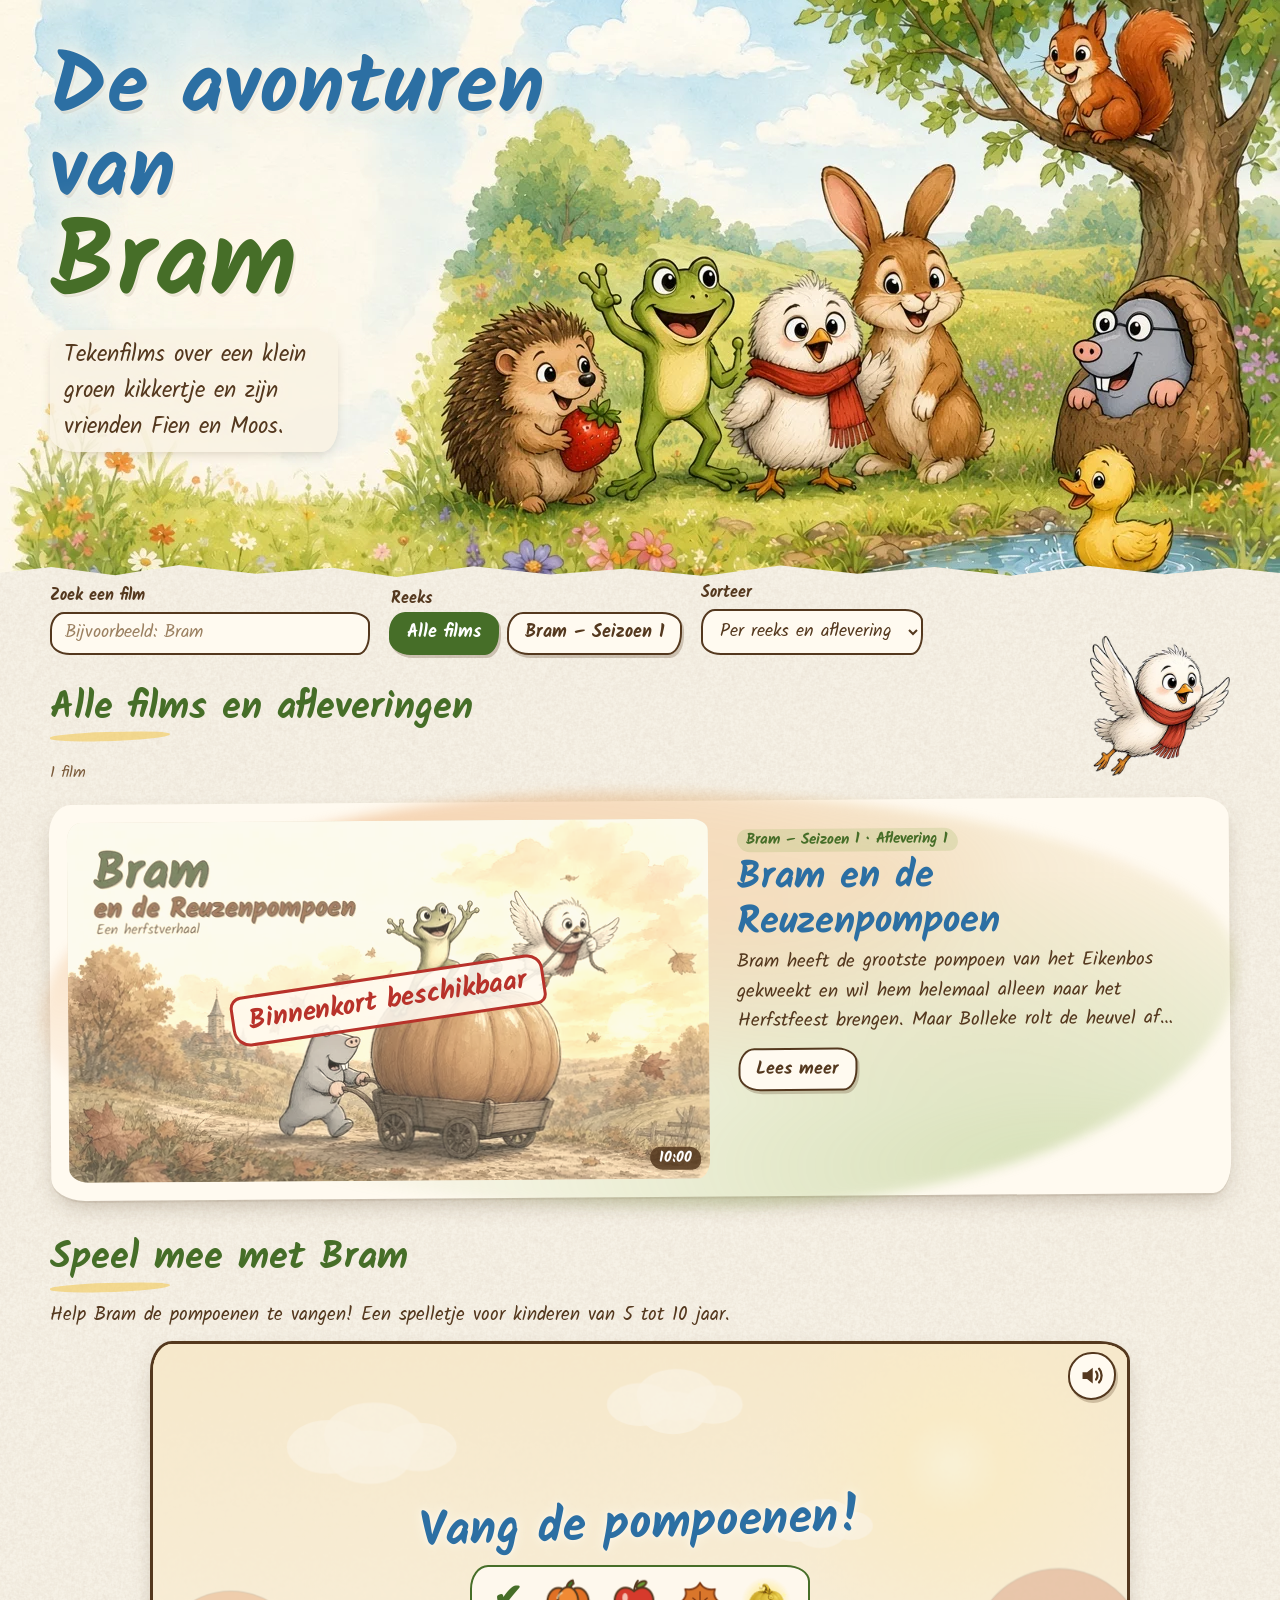
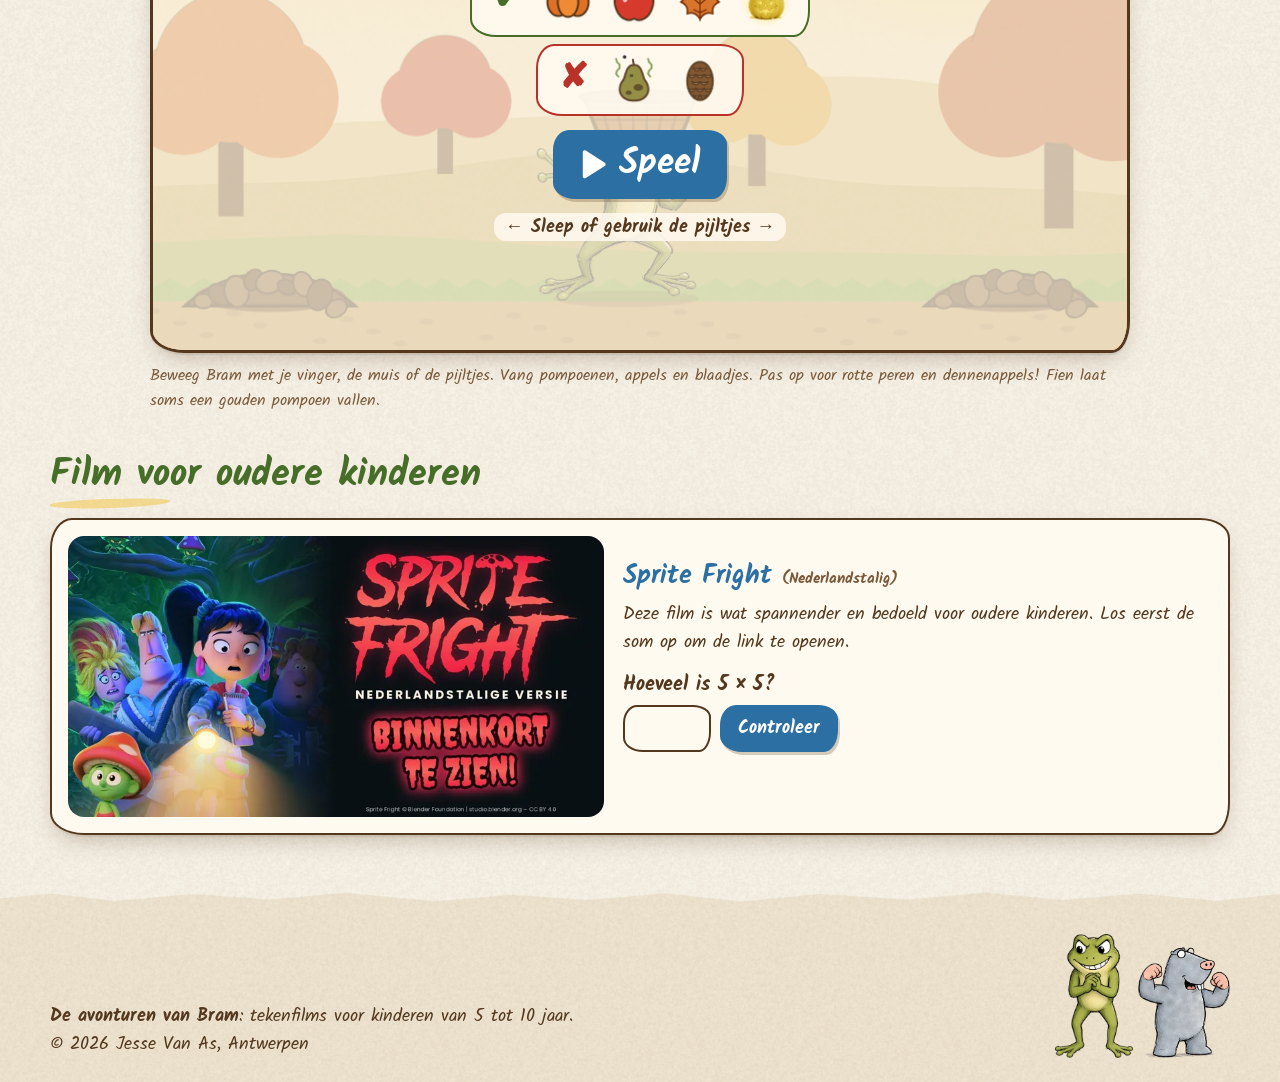
<file: index.html>
<!doctype html>
<html lang="nl-BE">
<head>
  <meta charset="utf-8">
  <meta name="viewport" content="width=device-width, initial-scale=1">
  <meta name="theme-color" content="#f6f1e6">
  <link rel="icon" type="image/png" href="assets/favicon.png">
  <link rel="apple-touch-icon" href="assets/apple-touch-icon.png">
  <link rel="stylesheet" href="css/style.css">
  <link rel="stylesheet" href="css/spel.css">
  <title>De avonturen van Bram – tekenfilms voor kinderen</title>
  <meta name="description" content="Alle tekenfilms en afleveringen van Bram het kikkertje en zijn vrienden Fien en Moos.">
  <meta property="og:title" content="De avonturen van Bram">
  <meta property="og:image" content="assets/hero.webp">
</head>
<body>
  <a class="skiplink" href="#films">Ga meteen naar de films</a>
  <header class="hero" role="banner">
    <img class="hero__beeld" src="assets/hero.webp" srcset="assets/hero-klein.webp 640w, assets/hero.webp 1280w" sizes="100vw" width="1280" height="720" alt="Bram het kikkertje zwaait samen met zijn vrienden: Fien het uiltje, Moos de mol, een egeltje, een konijn, een eekhoorn en een eendje, in een zonnige bloemenwei.">
    <div class="wrap hero__tekst">
      <h1 class="hero__titel">De avonturen van <span>Bram</span></h1>
      <p class="hero__sub">Tekenfilms over een klein groen kikkertje en zijn vrienden Fien en Moos.</p>
    </div>
  </header>

  <main id="films" class="wrap" tabindex="-1">
    <form id="zoekform" class="balk" role="search" aria-label="Films zoeken en filteren">
      <div class="balk__groep">
        <label for="zoek">Zoek een film</label>
        <input id="zoek" class="veld" type="search" placeholder="Bijvoorbeeld: Bram" autocomplete="off">
      </div>
      <fieldset class="balk__groep">
        <legend>Reeks</legend>
        <div id="reeksen" class="chips"></div>
      </fieldset>
      <div class="balk__groep">
        <label for="sorteer">Sorteer</label>
        <select id="sorteer" class="veld">
          <option value="volgorde">Per reeks en aflevering</option>
          <option value="nieuw">Nieuwste eerst</option>
          <option value="titel">Op titel (A–Z)</option>
        </select>
      </div>
    </form>

    <section aria-labelledby="alle-titel" style="position:relative">
      <h2 class="kop" id="alle-titel">Alle films en afleveringen</h2>
      <img class="fien" src="assets/figuren/fien.webp" alt="" aria-hidden="true" width="140" height="140">
      <p id="teller" class="teller" aria-live="polite"></p>
      <ul id="raster" class="raster"></ul>
      <noscript><p>Zet JavaScript aan om de films te zien.</p></noscript>
    </section>
    <section class="spel" id="spel" aria-labelledby="spel-titel">
      <h2 class="kop" id="spel-titel">Speel mee met Bram</h2>
      <p class="spel__intro">Help Bram de pompoenen te vangen! Een spelletje voor kinderen van 5 tot 10 jaar.</p>
      <div class="spel__kader" id="spelkader" data-staat="start">
        <canvas id="spelcanvas" role="img" aria-label="Bram vangt vallende pompoenen, appels en blaadjes. Fien en Moos helpen mee."></canvas>
        <div class="spel__hud">
          <p class="spel__punten" title="Punten"><img class="spel__icoon" data-item="pompoen" alt=""><span class="sr-only">Punten: </span><span id="spel-punten">0</span></p>
          <div class="spel__tijd" aria-hidden="true">
            <svg viewBox="0 0 24 24" class="spel__klok"><circle cx="12" cy="12" r="9" fill="#fff8e6" stroke="currentColor" stroke-width="2.4"/><path d="M12 7v5l3.5 2.2" fill="none" stroke="currentColor" stroke-width="2.4" stroke-linecap="round"/></svg>
            <span class="spel__balk"><i id="spel-tijdbalk"></i></span>
            <span id="spel-seconden">60</span>
          </div>
          <button class="knop spel__hudknop" id="spel-pauzeknop" type="button" aria-label="Pauze" hidden>
            <svg viewBox="0 0 24 24" aria-hidden="true" focusable="false"><rect x="6" y="5" width="4" height="14" rx="1.5" fill="currentColor"/><rect x="14" y="5" width="4" height="14" rx="1.5" fill="currentColor"/></svg>
          </button>
          <button class="knop spel__hudknop" id="spel-geluidknop" type="button" aria-label="Geluid uit" aria-pressed="false">
            <svg viewBox="0 0 24 24" aria-hidden="true" focusable="false"><path d="M4 9h4l5-4v14l-5-4H4z" fill="currentColor"/><path class="spel__golf" d="M16 8.5c1.6 1.8 1.6 5.2 0 7M18.6 6c3 3.2 3 8.8 0 12" fill="none" stroke="currentColor" stroke-width="2" stroke-linecap="round"/><path class="spel__kruis" d="M16 9l5 6M21 9l-5 6" fill="none" stroke="currentColor" stroke-width="2.2" stroke-linecap="round"/></svg>
          </button>
        </div>

        <div class="spel__scherm" id="spel-start">
          <h3 class="spel__titel">Vang de pompoenen!</h3>
          <div class="spel__regels">
            <p class="spel__rij spel__rij--goed"><span class="spel__teken" aria-hidden="true">&#10004;</span><span class="sr-only">Vangen: pompoen, appel en blaadje.</span>
              <img class="spel__icoon" data-item="pompoen" alt=""><img class="spel__icoon" data-item="appel" alt=""><img class="spel__icoon" data-item="blad" alt=""><img class="spel__icoon" data-item="goud" alt=""></p>
            <p class="spel__rij spel__rij--fout"><span class="spel__teken" aria-hidden="true">&#10008;</span><span class="sr-only">Niet vangen: rotte peer en dennenappel.</span>
              <img class="spel__icoon" data-item="peer" alt=""><img class="spel__icoon" data-item="denappel" alt=""></p>
          </div>
          <button class="knop knop--oranje spel__groot" id="spel-startknop" type="button">
            <svg viewBox="0 0 24 24" aria-hidden="true" focusable="false"><path d="M6 3.5c0-1 1.1-1.6 2-1.1l13 8.3c.8.5.8 1.7 0 2.2L8 21.2c-.9.5-2-.1-2-1.1z" fill="currentColor"/></svg>
            Speel
          </button>
          <p class="spel__hulp"><span aria-hidden="true">&#8592;</span> Sleep of gebruik de pijltjes <span aria-hidden="true">&#8594;</span></p>
          <p class="spel__beste" hidden><span aria-hidden="true">&#9733;</span> Beste score: <b id="spel-beste">0</b></p>
        </div>

        <div class="spel__scherm" id="spel-pauze" hidden>
          <h3 class="spel__titel">Pauze</h3>
          <button class="knop knop--oranje spel__groot" id="spel-verderknop" type="button">
            <svg viewBox="0 0 24 24" aria-hidden="true" focusable="false"><path d="M6 3.5c0-1 1.1-1.6 2-1.1l13 8.3c.8.5.8 1.7 0 2.2L8 21.2c-.9.5-2-.1-2-1.1z" fill="currentColor"/></svg>
            Verder
          </button>
        </div>

        <div class="spel__scherm spel__scherm--einde" id="spel-einde" hidden>
          <img class="spel__medaille" src="assets/spel/bram-medaille.webp" alt="" width="244" height="360">
          <div class="spel__eindtekst">
            <p class="spel__sterren" id="spel-sterren" role="img" aria-label="Sterren"><span></span><span></span><span></span></p>
            <p class="spel__eindscore"><img class="spel__icoon" data-item="pompoen" alt=""><b id="spel-eindpunten">0</b><span class="sr-only"> punten</span></p>
            <p class="spel__lof" id="spel-lof">Goed gedaan!</p>
            <p class="spel__record" id="spel-record" hidden>Nieuw record!</p>
            <button class="knop knop--oranje spel__groot" id="spel-opnieuwknop" type="button">
              <svg viewBox="0 0 24 24" aria-hidden="true" focusable="false"><path d="M19 12a7 7 0 1 1-2.05-4.95" fill="none" stroke="currentColor" stroke-width="2.8" stroke-linecap="round"/><path d="M19.5 3.5v5h-5" fill="none" stroke="currentColor" stroke-width="2.8" stroke-linecap="round" stroke-linejoin="round"/></svg>
              Nog eens!
            </button>
          </div>
        </div>
        <p class="sr-only" id="spel-melding" aria-live="polite"></p>
      </div>
      <p class="spel__uitleg">Beweeg Bram met je vinger, de muis of de pijltjes. Vang pompoenen, appels en blaadjes. Pas op voor rotte peren en dennenappels! Fien laat soms een gouden pompoen vallen.</p>
    </section>
    <section class="ouder" aria-labelledby="ouder-titel">
      <h2 class="kop" id="ouder-titel">Film voor oudere kinderen</h2>
      <div class="ouder__kaart">
        <img class="ouder__beeld" src="assets/sprite-fright.webp" alt="Sprite Fright, Nederlandstalige versie" width="800" height="420" loading="lazy">
        <div class="ouder__tekst">
          <h3>Sprite Fright <small>(Nederlandstalig)</small></h3>
          <p>Deze film is wat spannender en bedoeld voor oudere kinderen. Los eerst de som op om de link te openen.</p>
          <form id="somform" class="som" autocomplete="off">
            <label for="som">Hoeveel is 5 &times; 5?</label>
            <div class="som__rij">
              <input id="som" class="veld" type="text" inputmode="numeric" maxlength="3" required>
              <button class="knop knop--oranje" type="submit">Controleer</button>
            </div>
            <p id="somuitkomst" class="som__uitkomst" aria-live="polite"></p>
          </form>
        </div>
      </div>
    </section>
  </main>

  <footer class="voet">
    <div class="wrap voet__inhoud">
      <div>
        <p><strong>De avonturen van Bram</strong>: tekenfilms voor kinderen van 5 tot 10 jaar.</p>
        <p>&copy; <span id="jaar">2026</span> Jesse Van As, Antwerpen</p>
      </div>
      <div class="figuren" aria-hidden="true">
        <img class="f-bram" src="assets/figuren/bram.webp" alt="" width="78" height="120" loading="lazy">
        <img class="f-moos" src="assets/figuren/moos.webp" alt="" width="92" height="110" loading="lazy">
      </div>
    </div>
  </footer>

  <script src="films.js"></script>
  <script src="js/common.js"></script>
  <script src="js/index.js"></script>
  <script src="js/oudere.js"></script>
  <script src="js/spel.js"></script>
</body>
</html>
</file>
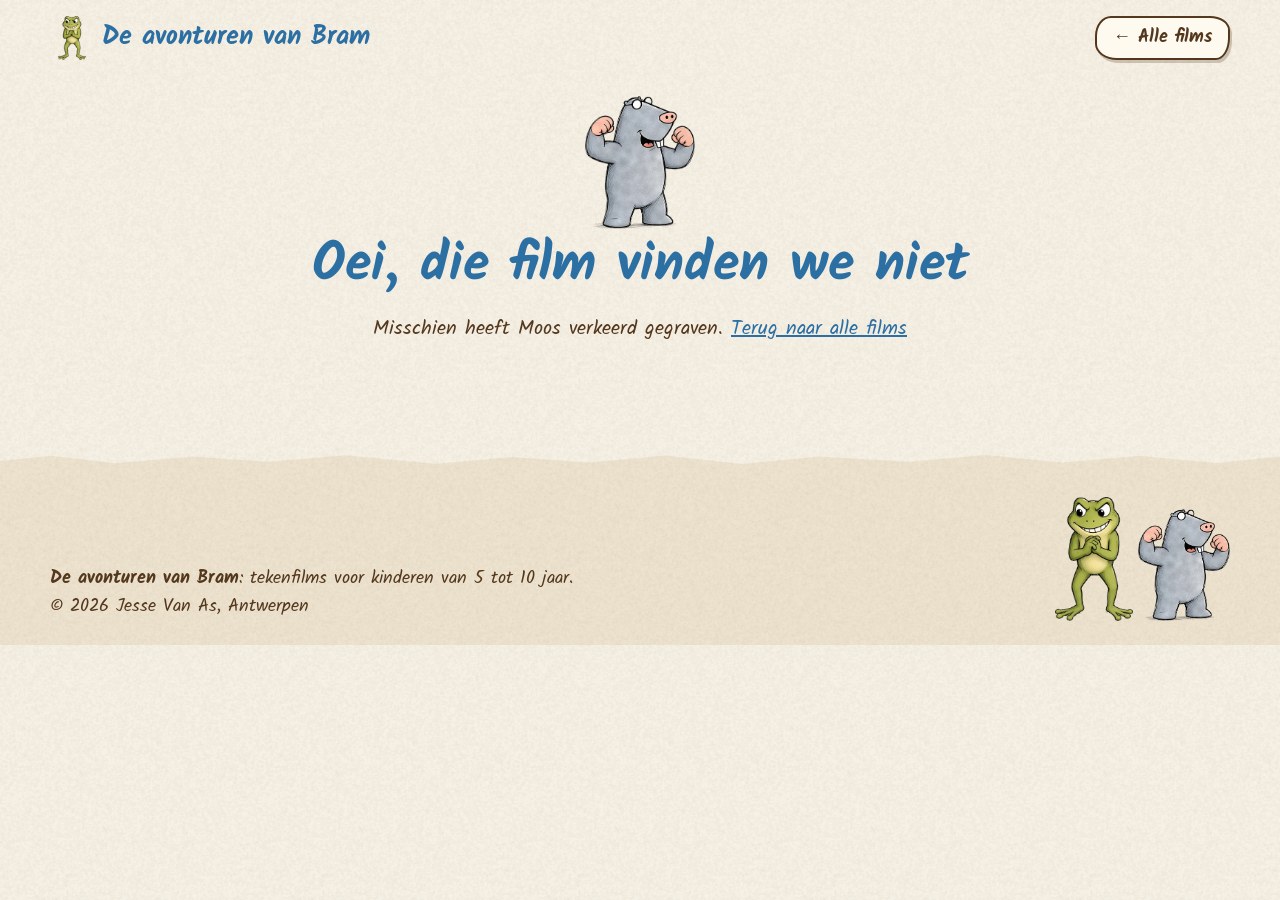
<file: film.html>
<!doctype html>
<html lang="nl-BE">
<head>
  <meta charset="utf-8">
  <meta name="viewport" content="width=device-width, initial-scale=1">
  <meta name="theme-color" content="#f6f1e6">
  <link rel="icon" type="image/png" href="assets/favicon.png">
  <link rel="apple-touch-icon" href="assets/apple-touch-icon.png">
  <link rel="stylesheet" href="css/style.css">
  <title>Film – De avonturen van Bram</title>
  <meta name="description" content="Een tekenfilm van Bram het kikkertje.">
</head>
<body>
  <a class="skiplink" href="#inhoud">Ga meteen naar de film</a>
  <header class="wrap topbalk">
    <a class="logo" href="index.html"><img src="assets/favicon.png" alt="" width="44" height="44">De avonturen van Bram</a>
    <a class="knop terug" href="index.html">← Alle films</a>
  </header>
  <main id="inhoud" class="wrap" tabindex="-1"></main>

  <footer class="voet">
    <div class="wrap voet__inhoud">
      <div>
        <p><strong>De avonturen van Bram</strong>: tekenfilms voor kinderen van 5 tot 10 jaar.</p>
        <p>&copy; <span id="jaar">2026</span> Jesse Van As, Antwerpen</p>
      </div>
      <div class="figuren" aria-hidden="true">
        <img class="f-bram" src="assets/figuren/bram.webp" alt="" width="78" height="120" loading="lazy">
        <img class="f-moos" src="assets/figuren/moos.webp" alt="" width="92" height="110" loading="lazy">
      </div>
    </div>
  </footer>

  <script src="films.js"></script>
  <script src="js/common.js"></script>
  <script src="js/film.js"></script>
</body>
</html>
</file>
<file: css/style.css>
/* De avonturen van Bram – potlood en waterverf op crèmekleurig papier */
@font-face { font-family: "Kalam"; font-weight: 400; font-display: swap;
  src: url("../fonts/Kalam-Regular.woff") format("woff"), url("../fonts/Kalam-Regular.ttf") format("truetype"); }
@font-face { font-family: "Kalam"; font-weight: 700; font-display: swap;
  src: url("../fonts/Kalam-Bold.woff") format("woff"), url("../fonts/Kalam-Bold.ttf") format("truetype"); }

:root {
  --papier: #f6f1e6;
  --papier-donker: #ede3cf;
  --oranje: #2c6fa3;
  --oranje-licht: #f2c64b;
  --groen: #466e28;
  --groen-licht: #8bb04f;
  --bruin: #54381e;
  --bruin-zacht: #7a5a3a;
  --rood: #b8322a;
  --schaduw: 0 2px 0 rgba(84,56,30,.08), 0 10px 24px -8px rgba(84,56,30,.35);
  --radius-blob: 22px 30px 18px 34px / 30px 20px 32px 22px;
  --max: 1180px;
}
* { box-sizing: border-box; }
html { -webkit-text-size-adjust: 100%; }
body {
  margin: 0; color: var(--bruin); font-family: "Kalam", "Comic Sans MS", cursive, sans-serif;
  font-size: 1.125rem; line-height: 1.55;
  background: var(--papier) url("../assets/papier.png") repeat;
  background-size: 256px 256px;
  min-height: 100vh; overflow-x: hidden;
}
img { max-width: 100%; display: block; }
a { color: var(--oranje); }
a:hover { color: var(--groen); }
:focus-visible { outline: 3px dashed var(--groen); outline-offset: 4px; border-radius: 8px; }
.sr-only { position: absolute !important; width: 1px; height: 1px; padding: 0; margin: -1px; overflow: hidden; clip: rect(0 0 0 0); white-space: nowrap; border: 0; }
.skiplink { position: absolute; left: 1rem; top: -4rem; z-index: 100; background: var(--groen); color: #fff; padding: .5rem 1rem; border-radius: 10px; text-decoration: none; }
.skiplink:focus { top: 1rem; color: #fff; }
.wrap { width: min(100% - 2rem, var(--max)); margin-inline: auto; }

/* ---------- Hero ---------- */
.hero { position: relative; isolation: isolate; color: var(--bruin); background: #dcecf5;
  min-height: clamp(340px, 46vw, 600px); display: flex; align-items: flex-start; overflow: hidden; }
.hero__beeld { position: absolute; inset: 0; width: 100%; height: 100%; object-fit: cover; object-position: center 62%; z-index: 0; }
.hero::after { /* gescheurde papierrand onderaan */
  content: ""; position: absolute; left: 0; right: 0; bottom: -1px; height: 38px; z-index: 1;
  background: var(--papier) url("../assets/papier.png");
  clip-path: polygon(0 55%, 4% 40%, 9% 62%, 14% 35%, 20% 58%, 26% 42%, 31% 66%, 37% 38%, 43% 60%, 49% 44%, 55% 64%, 61% 36%, 67% 58%, 73% 40%, 79% 63%, 85% 37%, 91% 59%, 96% 42%, 100% 56%, 100% 100%, 0 100%);
}
.hero__tekst { position: relative; z-index: 2; padding: clamp(1.2rem, 4vw, 3rem) 0; }
.hero__titel { margin: 0; max-width: 6.2em; font-weight: 700; line-height: 1; letter-spacing: .5px;
  font-size: clamp(2.6rem, 6.6vw, 5.4rem); color: var(--oranje);
  text-shadow: 0 0 2px #fff8ea, 0 0 18px rgba(255,248,234,.95), 0 0 34px rgba(255,248,234,.9), 2px 3px 0 rgba(84,56,30,.18); }
.hero__titel span { color: var(--groen); display: block; font-size: 1.25em; line-height: .95; }
.hero__sub { margin: .8rem 0 0; max-width: 24ch; padding: .45rem .9rem; background: rgba(250,243,228,.86); border-radius: 18px 26px 16px 28px / 24px 16px 28px 18px; box-shadow: 0 4px 14px -6px rgba(84,56,30,.35); font-size: clamp(1.05rem, 2.2vw, 1.45rem);
  text-shadow: 0 0 10px rgba(255,248,234,1), 0 0 22px rgba(255,248,234,.95); }
.hero--klein { min-height: 0; background: none; }
.hero--klein::after { display: none; }

/* ---------- Topbalk (filmpagina) ---------- */
.topbalk { padding: 1rem 0 .25rem; display: flex; align-items: center; gap: 1rem; flex-wrap: wrap; }
.logo { display: inline-flex; align-items: center; gap: .5rem; text-decoration: none; font-weight: 700; font-size: 1.6rem; color: var(--oranje); }
.logo img { width: 44px; height: 44px; }
.terug { margin-left: auto; }

/* ---------- Knoppen ---------- */
.knop { font: inherit; font-weight: 700; cursor: pointer; display: inline-flex; align-items: center; gap: .45rem;
  border: 2px solid var(--bruin); color: var(--bruin); background: #fffaf0; text-decoration: none;
  padding: .35rem 1rem; border-radius: 16px 20px 14px 22px / 20px 14px 22px 16px; box-shadow: 2px 3px 0 rgba(84,56,30,.25);
  transition: transform .15s, background .15s; }
.knop:hover { transform: rotate(-1.5deg) translateY(-1px); background: #fff3dc; color: var(--bruin); }
.knop[aria-pressed="true"] { background: var(--groen); border-color: var(--groen); color: #fff; }
.knop--oranje { background: var(--oranje); border-color: var(--oranje); color: #fff; }
.knop--oranje:hover { background: #245d8a; color: #fff; }

/* ---------- Zoek/filterbalk ---------- */
.balk { position: relative; z-index: 3; margin-top: -.5rem; display: flex; flex-wrap: wrap; gap: .8rem 1.2rem; align-items: end; }
.balk__groep { display: flex; flex-direction: column; gap: .2rem; }
.balk label, .balk legend { font-weight: 700; font-size: 1rem; }
.balk fieldset { border: 0; margin: 0; padding: 0; min-width: 0; }
.chips { display: flex; flex-wrap: wrap; gap: .5rem; }
.veld { font: inherit; color: var(--bruin); background: #fffaf0; border: 2px solid var(--bruin);
  padding: .35rem .8rem; border-radius: 14px 18px 12px 20px / 18px 12px 20px 14px; min-width: 0; }
.veld::placeholder { color: #9b8061; }
#zoek { width: min(320px, 78vw); }
.teller { margin: 1.2rem 0 .2rem; color: var(--bruin-zacht); font-size: 1rem; }

/* ---------- Sectie-titels ---------- */
.kop { position: relative; font-size: clamp(1.7rem, 4vw, 2.4rem); color: var(--groen); margin: 2rem 0 .6rem; line-height: 1.1; }
.kop::after { content: ""; display: block; width: 7.5rem; height: 9px; margin-top: .2rem;
  background: var(--oranje-licht); opacity: .55; border-radius: 50% 40% 60% 45%; transform: rotate(-1.5deg); }

/* ---------- Kaartjes ---------- */
.raster { list-style: none; padding: 0; margin: 1rem 0 2rem; display: grid; gap: clamp(1.2rem, 3vw, 2.2rem);
  grid-template-columns: repeat(auto-fill, minmax(min(100%, 320px), 1fr)); }
.kaart { position: relative; isolation: isolate; padding: .8rem .8rem 1rem; border-radius: var(--radius-blob);
  background: #fffaf0; box-shadow: var(--schaduw); transition: transform .2s; }
.raster > li:nth-child(odd) .kaart { transform: rotate(-.6deg); }
.raster > li:nth-child(even) .kaart { transform: rotate(.5deg); }
.raster > li .kaart:hover, .raster > li .kaart:focus-within { transform: rotate(0) translateY(-3px); }
.kaart::before { /* waterverfvlek achter het kaartje */
  content: ""; position: absolute; inset: -10px -8px -12px -10px; z-index: -1; border-radius: 48% 52% 44% 56% / 55% 42% 58% 45%;
  background:
    radial-gradient(ellipse at 20% 15%, rgba(229,138,60,.38), transparent 55%),
    radial-gradient(ellipse at 85% 90%, rgba(139,176,79,.35), transparent 55%),
    radial-gradient(ellipse at 70% 20%, rgba(214,170,90,.25), transparent 50%);
  filter: blur(6px); }
.kaart:nth-of-type(3n)::before { border-radius: 58% 42% 52% 48% / 45% 58% 42% 55%; }
.kaart__beeld { position: relative; display: block; width: 100%; padding: 0; border: 0; cursor: pointer; background: var(--papier-donker);
  aspect-ratio: 16 / 9; overflow: hidden; border-radius: 14px 18px 12px 20px / 18px 12px 20px 14px; }
.kaart__beeld img { width: 100%; height: 100%; object-fit: cover; transition: transform .4s; }
.kaart__beeld:hover img, .kaart__beeld:focus-visible img { transform: scale(1.04); }
.kaart__beeld video { width: 100%; height: 100%; background: #000; }
.speelknop { position: absolute; left: 50%; top: 50%; translate: -50% -50%; width: 74px; height: 74px; display: grid; place-items: center;
  border-radius: 46% 54% 50% 50% / 52% 46% 54% 48%; background: rgba(44,111,163,.92); color: #fff; box-shadow: 0 6px 18px rgba(0,0,0,.3);
  border: 3px solid #fff3dc; transition: transform .2s; }
.speelknop svg { width: 30px; height: 30px; margin-left: 5px; }
.kaart__beeld:hover .speelknop, .kaart__beeld:focus-visible .speelknop { transform: scale(1.1) rotate(-4deg); }
.duur { position: absolute; right: .55rem; bottom: .55rem; background: rgba(84,56,30,.85); color: #fff; font-weight: 700;
  font-size: .95rem; padding: 0 .55rem; border-radius: 10px 12px 9px 13px; }
.label { display: inline-block; font-size: .95rem; font-weight: 700; color: var(--groen); background: rgba(139,176,79,.2);
  padding: 0 .6rem; border-radius: 10px 14px 9px 13px; margin: .7rem 0 0; }
.kaart__titel { margin: .25rem 0 .2rem; font-size: 1.6rem; line-height: 1.15; color: var(--oranje); }
.kaart__titel a { color: inherit; text-decoration: none; }
.kaart__titel a:hover { text-decoration: underline wavy var(--oranje-licht) 2px; text-underline-offset: 5px; }
.kaart__tekst { margin: 0 0 .7rem; font-size: 1.05rem; }
.kaart__acties { display: flex; flex-wrap: wrap; gap: .5rem; }
.kaart--binnenkort .kaart__beeld { cursor: default; }
.kaart--binnenkort .kaart__beeld img { filter: sepia(.4) saturate(.7) brightness(1.05); opacity: .8; }
.stempel { position: absolute; left: 50%; top: 50%; translate: -50% -50%; rotate: -8deg; font-weight: 700; font-size: 1.7rem;
  color: var(--rood); border: 3px solid var(--rood); padding: .1rem .9rem; border-radius: 12px 16px 10px 18px; background: rgba(255,250,240,.88); }
.leeg { text-align: center; padding: 2rem 1rem; font-size: 1.25rem; }
.leeg img { width: 110px; margin: 0 auto .5rem; }

/* ---------- Filmpagina ---------- */
.speler { position: relative; margin: 1rem 0 0; padding: clamp(.4rem, 1.2vw, .8rem); background: #fffaf0; box-shadow: var(--schaduw);
  border-radius: 20px 26px 18px 30px / 26px 18px 30px 20px; }
.speler video { display: block; width: 100%; aspect-ratio: 16 / 9; background: #2b1d10; border-radius: 14px 18px 12px 20px / 18px 12px 20px 14px; }
.film-kop { display: grid; gap: 1.5rem; grid-template-columns: 1fr; margin-top: 1.4rem; }
@media (min-width: 900px) { .film-kop { grid-template-columns: 1.6fr 1fr; } }
.film-titel { font-size: clamp(2.1rem, 5.5vw, 3.4rem); line-height: 1.05; color: var(--oranje); margin: .2rem 0 .4rem; }
.meta { display: flex; flex-wrap: wrap; gap: .4rem .6rem; padding: 0; margin: 0; list-style: none; }
.meta li { background: rgba(229,138,60,.18); padding: 0 .65rem; border-radius: 10px 14px 9px 13px; font-size: 1rem; }
.boodschap { margin: 1rem 0 0; padding: .8rem 1rem .8rem 1.2rem; background: rgba(139,176,79,.16); border-left: 6px solid var(--groen-licht);
  border-radius: 6px 18px 14px 6px; }
.zijkaart { position: relative; padding: 1rem 1.2rem; background: #fffaf0; box-shadow: var(--schaduw); border-radius: var(--radius-blob); align-self: start; }
.zijkaart h2 { margin: 0 0 .4rem; color: var(--groen); font-size: 1.5rem; }
.zijkaart dl { margin: 0; display: grid; grid-template-columns: auto 1fr; gap: .15rem .8rem; }
.zijkaart dt { font-weight: 700; }
.zijkaart dd { margin: 0; }
.scenes { list-style: none; padding: 0; margin: 1rem 0 2rem; display: grid; gap: 1.1rem; grid-template-columns: repeat(auto-fill, minmax(min(100%, 250px), 1fr)); }
.scene { width: 100%; height: 100%; text-align: left; font: inherit; color: inherit; cursor: pointer; border: 0; padding: .55rem .55rem .8rem;
  background: #fffaf0; box-shadow: var(--schaduw); border-radius: 16px 22px 14px 24px / 22px 14px 24px 16px; transition: transform .15s; display: flex; flex-direction: column; }
.scene:hover { transform: translateY(-2px) rotate(-.6deg); }
.scene img { width: 100%; aspect-ratio: 16 / 9; object-fit: cover; border-radius: 10px 14px 9px 13px; }
.scene__nr { font-weight: 700; color: var(--groen); margin-top: .45rem; font-size: .95rem; }
.scene__titel { display: block; font-weight: 700; color: var(--oranje); font-size: 1.25rem; line-height: 1.15; }
.scene__tekst { display: block; font-size: 1rem; margin-top: .2rem; }
.scene[aria-current="true"] { outline: 3px solid var(--oranje-licht); outline-offset: 2px; }

/* ---------- Modal speler ---------- */
dialog.lichtbak { width: min(96vw, 1100px); max-height: 96vh; padding: clamp(.5rem, 1.5vw, 1rem); border: 0; color: var(--bruin);
  background: var(--papier) url("../assets/papier.png"); border-radius: 22px 28px 20px 30px / 28px 20px 30px 22px; box-shadow: 0 20px 60px rgba(0,0,0,.5); }
dialog.lichtbak::backdrop { background: rgba(43,29,16,.72); }
.lichtbak__kop { display: flex; align-items: center; gap: 1rem; margin: 0 0 .5rem; }
.lichtbak__kop h2 { margin: 0; font-size: clamp(1.3rem, 3vw, 1.9rem); color: var(--oranje); line-height: 1.1; }
.lichtbak__kop .knop { margin-left: auto; flex: none; }
.lichtbak video { display: block; width: 100%; max-height: calc(96vh - 9rem); aspect-ratio: 16/9; background: #2b1d10; border-radius: 12px 16px 10px 18px; }
.lichtbak__voet { margin: .5rem 0 0; display: flex; flex-wrap: wrap; justify-content: space-between; gap: .5rem; font-size: 1rem; }

/* ---------- Voet ---------- */
.voet { position: relative; margin-top: 3rem; padding: 3.2rem 0 1.5rem; background: var(--papier-donker) url("../assets/papier.png"); }
.voet::before { content: ""; position: absolute; left: 0; right: 0; top: -1px; height: 30px; background: var(--papier) url("../assets/papier.png");
  clip-path: polygon(0 0, 100% 0, 100% 40%, 95% 62%, 89% 38%, 83% 60%, 77% 35%, 71% 58%, 64% 40%, 58% 65%, 52% 37%, 46% 60%, 40% 42%, 34% 64%, 27% 36%, 21% 58%, 15% 40%, 9% 63%, 4% 38%, 0 55%); }
.voet__inhoud { display: flex; flex-wrap: wrap; align-items: end; justify-content: space-between; gap: 1rem; }
.voet p { margin: 0; }
.figuren { display: flex; align-items: end; gap: .3rem; }
.figuren img { height: auto; }
.figuren .f-bram { width: 78px; } .figuren .f-moos { width: 92px; } .figuren .f-bolleke { width: 84px; }

/* Fien vliegt naast de sectietitel */
.fien { position: absolute; right: 0; top: -3.2rem; width: clamp(80px, 12vw, 140px); pointer-events: none; animation: zweef 4s ease-in-out infinite; }
@keyframes zweef { 0%,100% { transform: translateY(0) rotate(-3deg); } 50% { transform: translateY(-10px) rotate(3deg); } }

/* ---------- Vallende blaadjes ---------- */
.blaadjes { position: fixed; inset: 0; pointer-events: none; z-index: 50; overflow: hidden; }
.blad { position: absolute; top: -40px; width: 22px; height: 22px; opacity: .8;
  background: no-repeat center / contain url("data:image/svg+xml,%3Csvg xmlns='http://www.w3.org/2000/svg' viewBox='0 0 40 40'%3E%3Cpath d='M20 2c3 6 9 7 14 6-2 5 0 9 4 12-5 2-7 6-6 11-5-2-9 0-12 5-3-5-7-7-12-5 1-5-1-9-6-11 4-3 6-7 4-12 5 1 11 0 14-6z' fill='%23d9762b' stroke='%23964015' stroke-width='1.2'/%3E%3Cpath d='M20 10v28' stroke='%23964015' stroke-width='1.2'/%3E%3C/svg%3E");
  animation: val linear infinite; }
.blad:nth-child(3n) { filter: hue-rotate(-18deg) saturate(1.2); width: 18px; height: 18px; }
.blad:nth-child(4n) { filter: hue-rotate(25deg) saturate(.9); }
@keyframes val {
  0% { transform: translate(0, -5vh) rotate(0); }
  25% { transform: translate(40px, 25vh) rotate(90deg); }
  50% { transform: translate(-20px, 55vh) rotate(200deg); }
  75% { transform: translate(35px, 80vh) rotate(290deg); }
  100% { transform: translate(-10px, 110vh) rotate(380deg); }
}
@media (prefers-reduced-motion: reduce) {
  .blaadjes { display: none; }
  .fien { animation: none; }
  *, *::before, *::after { transition: none !important; scroll-behavior: auto !important; }
}

@media (max-width: 700px) {
  .hero { display: block; min-height: 0; }
  .hero__beeld { position: static; height: auto; aspect-ratio: 16 / 9; }
  .hero__tekst { padding: 1rem 0 .4rem; }
  .hero__titel { max-width: none; font-size: clamp(2.3rem, 11vw, 3.4rem); text-shadow: 2px 3px 0 rgba(84,56,30,.15); }
  .hero__titel span { display: inline; font-size: 1em; }
  .hero__sub { max-width: none; text-shadow: none; background: none; box-shadow: none; padding: 0; }
  .hero::after { height: 26px; }
  .balk { margin-top: 1rem; }
}
@media (max-width: 560px) {
  body { font-size: 1.06rem; }
  .fien { display: none; }
  .balk { flex-direction: column; align-items: stretch; }
  #zoek { width: 100%; }
  .figuren .f-bram { width: 58px; } .figuren .f-moos { width: 70px; } .figuren .f-bolleke { width: 62px; }
  .topbalk { flex-wrap: nowrap; }
  .logo { font-size: 1.25rem; }
  .logo img { width: 34px; height: 34px; }
  .terug { padding: .25rem .7rem; font-size: 1rem; white-space: nowrap; }
}

/* Eerste kaartje groot (uitgelicht) op brede schermen */
@media (min-width: 701px) {
  .raster > li.uitgelicht { grid-column: 1 / -1; }
  .raster > li.uitgelicht .kaart { display: grid; grid-template-columns: minmax(0, 1.35fr) minmax(0, 1fr); column-gap: 1.8rem; align-items: center;
    padding: 1.1rem; transform: rotate(-.4deg); }
  .uitgelicht .kaart__beeld { grid-row: 1 / span 5; }
  .uitgelicht .kaart__titel { font-size: clamp(1.8rem, 3vw, 2.4rem); }
  .uitgelicht .kaart__tekst { font-size: 1.2rem; }
  .uitgelicht .label { justify-self: start; align-self: end; }
  .uitgelicht .kaart__acties { align-self: start; }
  .uitgelicht .speelknop { width: 96px; height: 96px; }
  .uitgelicht .speelknop svg { width: 40px; height: 40px; }
}

/* ---------- Film voor oudere kinderen ---------- */
.ouder { margin: 2.5rem 0 1rem; }
.ouder__kaart { display: grid; grid-template-columns: minmax(0, 1fr) minmax(0, 1.1fr); gap: 1.2rem; align-items: center;
  background: #fffaf0; border: 2px solid var(--bruin); border-radius: var(--radius-blob); box-shadow: var(--schaduw); padding: 1rem; }
.ouder__beeld { width: 100%; height: auto; border-radius: 16px; display: block; }
.ouder__tekst h3 { margin: 0 0 .3rem; font-size: 1.6rem; color: var(--oranje); }
.ouder__tekst h3 small { font-size: .6em; color: var(--bruin-zacht); }
.ouder__tekst p { margin: .3rem 0 .8rem; }
.som label { font-weight: 700; font-size: 1.25rem; display: block; margin-bottom: .3rem; }
.som__rij { display: flex; gap: .6rem; flex-wrap: wrap; }
.som__rij .veld { width: 5.5rem; font-size: 1.25rem; text-align: center; }
.som__uitkomst { min-height: 1.5em; font-weight: 700; }
.som__uitkomst--goed { color: var(--groen); }
.som__uitkomst--fout { color: var(--rood); }
@media (max-width: 700px) { .ouder__kaart { grid-template-columns: 1fr; } }
</file>
<file: css/spel.css>
/* ---------- Spel: Vang de pompoenen ---------- */
.spel { margin: 2.5rem 0 1rem; }
.spel__intro { margin: 0 0 .6rem; font-size: 1.2rem; }
.spel__uitleg { max-width: 980px; margin: .7rem auto 0; color: var(--bruin-zacht); font-size: 1rem; }
.spel__kader { position: relative; max-width: 980px; margin: .6rem auto 0; aspect-ratio: 16 / 10; max-height: 82vh; min-height: 320px;
  border: 3px solid var(--bruin); border-radius: var(--radius-blob); overflow: hidden; box-shadow: var(--schaduw);
  background: #f8e6bd; -webkit-user-select: none; user-select: none; -webkit-tap-highlight-color: transparent; outline-offset: 4px; }
.spel__kader canvas { position: absolute; inset: 0; width: 100%; height: 100%; display: block; touch-action: none; cursor: none; }
.spel__kader:not([data-staat="spelen"]) canvas { cursor: default; touch-action: pan-y; }

/* bovenbalk */
.spel__hud { position: absolute; left: 0; right: 0; top: 0; z-index: 2; display: flex; align-items: center; gap: .6rem;
  padding: .5rem .7rem; pointer-events: none; }
.spel__hud > * { pointer-events: auto; }
.spel__punten { margin: 0; display: flex; align-items: center; gap: .3rem; font-weight: 700; font-size: clamp(1.5rem, 3.4vw, 2.1rem); line-height: 1;
  background: rgba(255,250,240,.92); border: 2px solid var(--bruin); padding: .15rem .7rem .15rem .35rem; border-radius: 16px 20px 14px 22px / 20px 14px 22px 16px; min-width: 4.6rem; }
.spel__punten .spel__icoon { width: 1.5em; height: 1.5em; margin: -.25em 0; }
.spel__punten.plof { animation: plof .28s ease-out; }
@keyframes plof { 40% { transform: scale(1.16) rotate(-3deg); } }
.spel__tijd { flex: 1; display: flex; align-items: center; gap: .4rem; max-width: 380px; margin-inline: auto; font-weight: 700; font-size: 1.3rem; color: var(--bruin);
  background: rgba(255,250,240,.92); border: 2px solid var(--bruin); padding: .15rem .6rem; border-radius: 16px 20px 14px 22px / 20px 14px 22px 16px; }
.spel__klok { width: 1.4em; height: 1.4em; flex: none; }
.spel__balk { flex: 1; height: 14px; border-radius: 9px; background: rgba(84,56,30,.15); overflow: hidden; }
.spel__balk i { display: block; height: 100%; width: 100%; background: var(--groen-licht); border-radius: 9px; transform-origin: left; }
.spel__tijd.bijna { color: var(--rood); }
.spel__tijd.bijna .spel__balk i { background: var(--rood); }
#spel-seconden { min-width: 1.4em; text-align: right; }
.spel__kader[data-staat="start"] .spel__punten, .spel__kader[data-staat="start"] .spel__tijd,
.spel__kader[data-staat="einde"] .spel__punten, .spel__kader[data-staat="einde"] .spel__tijd { visibility: hidden; }
.spel__hudknop { padding: .3rem; width: 3rem; height: 3rem; justify-content: center; flex: none; border-radius: 50% 46% 52% 48%; }
.spel__hudknop[hidden] { display: none; }
.spel__hudknop svg { width: 1.7rem; height: 1.7rem; }
.spel__kruis { display: none; }
#spel-geluidknop[aria-pressed="true"] .spel__kruis { display: inline; }
#spel-geluidknop[aria-pressed="true"] .spel__golf { display: none; }

/* schermen (start / pauze / einde) */
.spel__scherm { position: absolute; inset: 0; z-index: 1; display: flex; flex-direction: column; align-items: center; justify-content: center;
  gap: clamp(.3rem, 1.6vh, .9rem); padding: 4rem 1rem 1rem; text-align: center; background: rgba(248,240,222,.72); }
.spel__scherm[hidden] { display: none; }
.spel__scherm p { margin: 0; }
.spel__titel { margin: 0; font-size: clamp(1.8rem, 5vw, 3rem); line-height: 1.05; color: var(--oranje);
  text-shadow: 0 0 12px #fff8ea, 0 0 4px #fff8ea; transform: rotate(-2deg); }
.spel__regels { display: grid; gap: .4rem; justify-items: center; }
.spel__rij { display: flex; align-items: center; justify-content: center; gap: .25rem; padding: .2rem .7rem; border-radius: 18px 24px 16px 26px / 24px 16px 26px 18px;
  background: rgba(255,250,240,.9); border: 2px solid; }
.spel__rij--goed { border-color: var(--groen); }
.spel__rij--fout { border-color: var(--rood); }
.spel__teken { font-size: clamp(1.6rem, 4vw, 2.2rem); font-weight: 700; width: 1.4em; line-height: 1; }
.spel__rij--goed .spel__teken { color: var(--groen); }
.spel__rij--fout .spel__teken { color: var(--rood); }
.spel__icoon { width: clamp(42px, 7vw, 62px); height: clamp(42px, 7vw, 62px); display: inline-block; }
.spel__rij--fout .spel__icoon { opacity: .95; }
.spel__groot { font-size: clamp(1.6rem, 4vw, 2.2rem); padding: .3rem 1.6rem .3rem 1.2rem; gap: .6rem; }
.spel__groot svg { width: 1em; height: 1em; }
.spel__groot:focus-visible { outline: 4px dashed var(--groen); }
.spel__hulp, .spel__beste { font-weight: 700; font-size: 1.15rem; background: rgba(255,250,240,.85); padding: 0 .7rem; border-radius: 12px; }
.spel__beste span { color: #d79b12; font-size: 1.3em; }

/* eindscherm */
.spel__scherm--einde { flex-direction: row; gap: clamp(.5rem, 3vw, 2.5rem); }
.spel__medaille { width: auto; height: min(62%, 300px); flex: none; filter: drop-shadow(0 6px 10px rgba(84,56,30,.25)); }
.spel__eindtekst { display: flex; flex-direction: column; align-items: center; gap: clamp(.2rem, 1.4vh, .7rem); }
.spel__sterren { display: flex; gap: .3rem; }
.spel__sterren span { width: clamp(52px, 9vw, 84px); aspect-ratio: 1; display: block;
  background: no-repeat center / contain url("data:image/svg+xml,%3Csvg xmlns='http://www.w3.org/2000/svg' viewBox='0 0 40 40'%3E%3Cpath d='M20 3l5.2 10.6 11.6 1.7-8.4 8.2 2 11.6L20 29.6 9.6 35.1l2-11.6-8.4-8.2 11.6-1.7z' fill='%23e9dcc3' stroke='%23b9a585' stroke-width='2' stroke-linejoin='round'/%3E%3C/svg%3E"); }
.spel__sterren span.aan { background-image: url("data:image/svg+xml,%3Csvg xmlns='http://www.w3.org/2000/svg' viewBox='0 0 40 40'%3E%3Cpath d='M20 3l5.2 10.6 11.6 1.7-8.4 8.2 2 11.6L20 29.6 9.6 35.1l2-11.6-8.4-8.2 11.6-1.7z' fill='%23f6c533' stroke='%2354381e' stroke-width='2.2' stroke-linejoin='round'/%3E%3Cpath d='M14 14l4-1' stroke='%23fff6c8' stroke-width='2.4' stroke-linecap='round'/%3E%3C/svg%3E");
  animation: ster .5s cubic-bezier(.3,1.6,.5,1) both; }
.spel__sterren span:nth-child(2) { transform: translateY(-14%); }
.spel__sterren span.aan:nth-child(2) { animation-delay: .25s; }
.spel__sterren span.aan:nth-child(3) { animation-delay: .5s; }
@keyframes ster { from { scale: 0; rotate: -40deg; } }
.spel__eindscore { display: flex; align-items: center; gap: .3rem; font-size: clamp(2.2rem, 6vw, 3.4rem); font-weight: 700; line-height: 1; }
.spel__eindscore .spel__icoon { width: 1.3em; height: 1.3em; }
.spel__lof { font-size: clamp(1.4rem, 3.6vw, 2rem); font-weight: 700; color: var(--groen); line-height: 1.1; }
.spel__record { font-weight: 700; font-size: 1.2rem; color: #fff; background: var(--rood); padding: 0 .8rem; border-radius: 12px 16px 10px 18px; transform: rotate(-3deg); }

@media (max-width: 600px) {
  .spel__kader { aspect-ratio: 3 / 4; max-height: 78vh; max-height: 78svh; border-width: 2px; }
  .spel__hud { gap: .35rem; padding: .4rem; }
  .spel__tijd { font-size: 1.05rem; padding: .1rem .4rem; }
  .spel__balk { height: 10px; }
  .spel__hudknop { width: 2.6rem; height: 2.6rem; }
  .spel__hudknop[hidden] { display: none; }
.spel__hudknop svg { width: 1.4rem; height: 1.4rem; }
  .spel__scherm { padding-top: 3.4rem; }
  .spel__scherm--einde { flex-direction: column; }
  .spel__medaille { height: 26%; }
  .spel__hulp { font-size: 1rem; }
}
@media (prefers-reduced-motion: reduce) {
  .spel__sterren span.aan, .spel__punten.plof { animation: none; }
}
</file>
